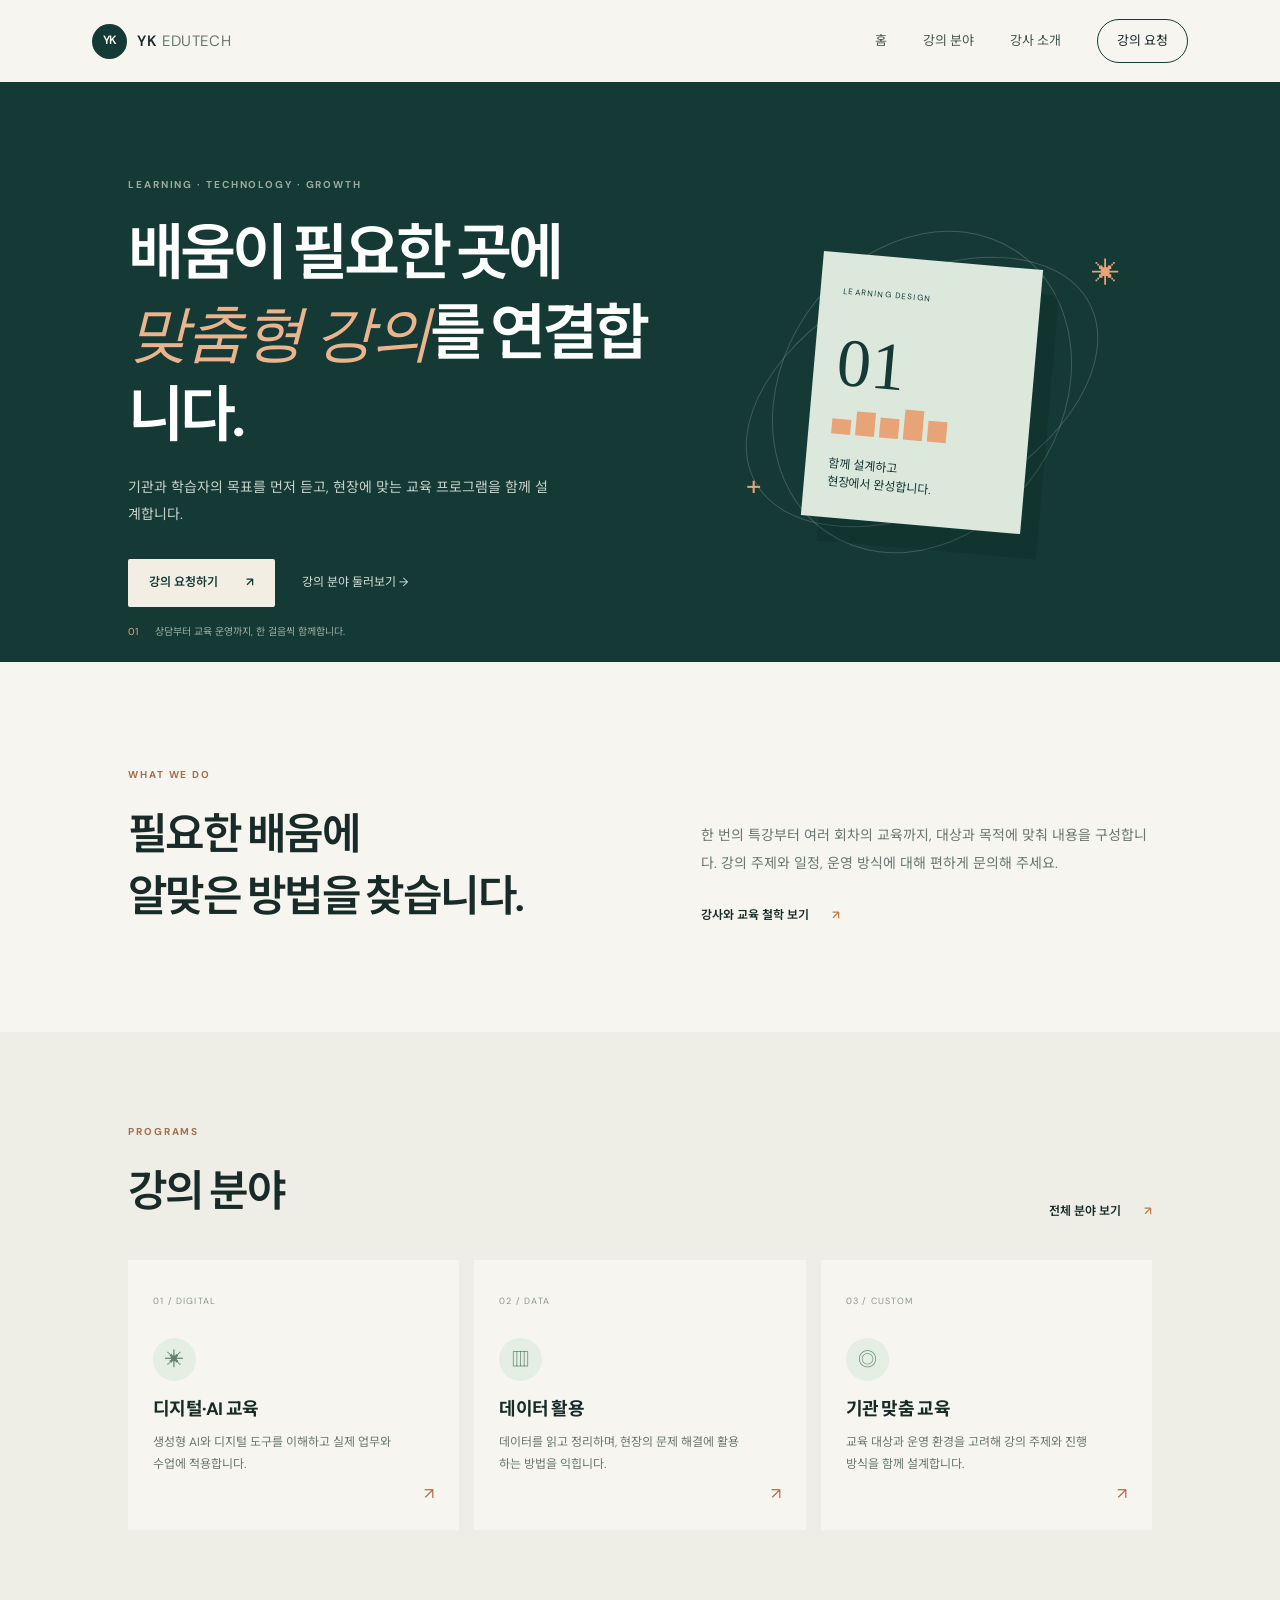
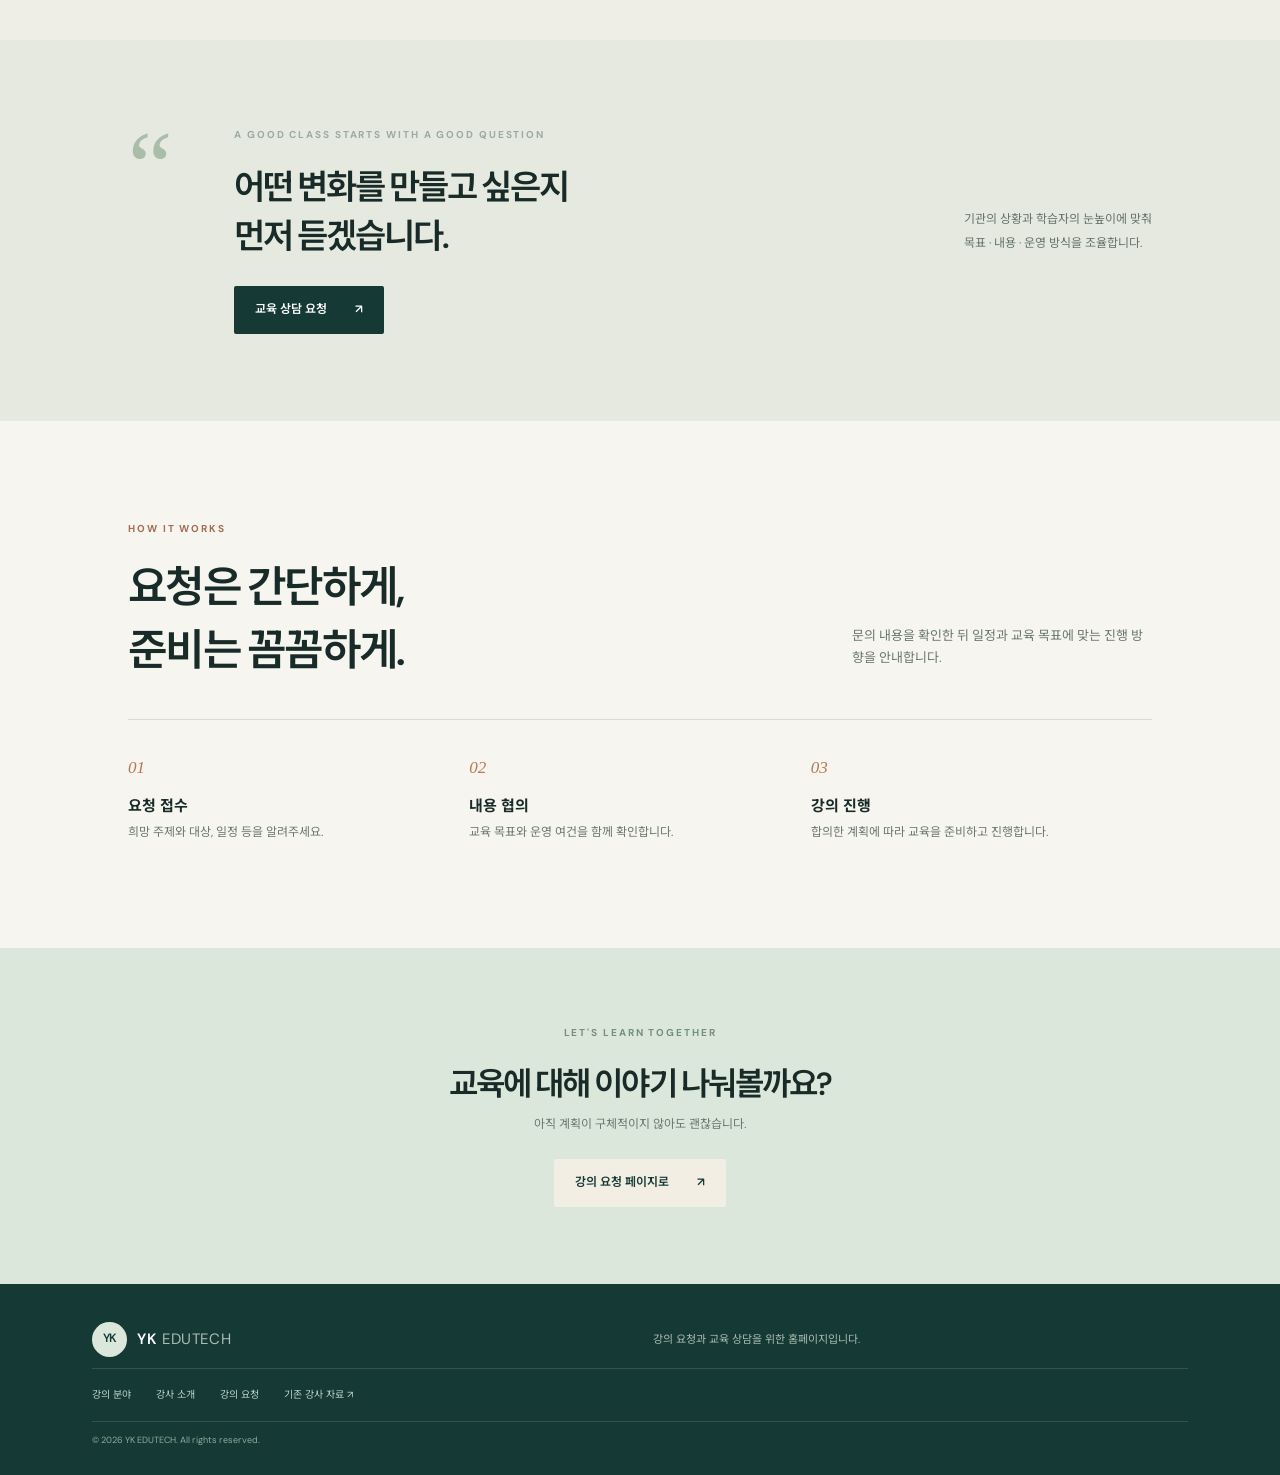
<file: index.html>
<!doctype html>
<html lang="ko">
<head>
  <meta charset="utf-8">
  <meta name="viewport" content="width=device-width, initial-scale=1">
  <meta name="description" content="YK 에듀테크 강의 및 교육 프로그램 안내와 강의 요청 접수">
  <meta name="theme-color" content="#153a35">
  <title>YK 에듀테크 | 강의 요청</title>
  <link rel="stylesheet" href="assets/css/style.css">
  <script src="assets/js/main.js" defer></script>
</head>
<body>
  <a class="skip-link" href="#main">본문으로 건너뛰기</a>
  <header class="site-header">
    <a class="brand" href="index.html" aria-label="YK 에듀테크 홈"><span class="brand-mark">YK</span><span>YK <b>EDUTECH</b></span></a>
    <button class="menu-toggle" aria-expanded="false" aria-controls="site-nav">메뉴</button>
    <nav id="site-nav" class="site-nav" aria-label="주 메뉴">
      <a href="index.html" aria-current="page">홈</a><a href="pages/programs.html">강의 분야</a><a href="pages/instructor.html">강사 소개</a><a class="nav-cta" href="pages/request.html">강의 요청</a>
    </nav>
  </header>
  <main id="main">
    <section class="hero">
      <div class="hero-copy"><p class="eyebrow">LEARNING · TECHNOLOGY · GROWTH</p><h1>배움이 필요한 곳에<br><em>맞춤형 강의</em>를 연결합니다.</h1><p class="hero-lead">기관과 학습자의 목표를 먼저 듣고, 현장에 맞는 교육 프로그램을 함께 설계합니다.</p><div class="hero-actions"><a class="button button-light" href="pages/request.html">강의 요청하기 <span aria-hidden="true">↗</span></a><a class="text-link" href="pages/programs.html">강의 분야 둘러보기 <span aria-hidden="true">→</span></a></div></div>
      <div class="hero-art" aria-hidden="true"><div class="orbit orbit-one"></div><div class="orbit orbit-two"></div><div class="hero-card"><span class="card-kicker">LEARNING DESIGN</span><span class="hero-number">01</span><div class="mini-bars"><i></i><i></i><i></i><i></i><i></i></div><span class="card-caption">함께 설계하고<br>현장에서 완성합니다.</span></div><span class="spark spark-a">✳</span><span class="spark spark-b">+</span></div>
      <div class="hero-note"><span>01</span> 상담부터 교육 운영까지, 한 걸음씩 함께합니다.</div>
    </section>
    <section class="section intro-section"><div class="section-heading"><p class="eyebrow">WHAT WE DO</p><h2>필요한 배움에<br>알맞은 방법을 찾습니다.</h2></div><div class="intro-text"><p>한 번의 특강부터 여러 회차의 교육까지, 대상과 목적에 맞춰 내용을 구성합니다. 강의 주제와 일정, 운영 방식에 대해 편하게 문의해 주세요.</p><a class="arrow-link" href="pages/instructor.html">강사와 교육 철학 보기 <span>↗</span></a></div></section>
    <section class="section programs-section"><div class="section-top"><div><p class="eyebrow">PROGRAMS</p><h2>강의 분야</h2></div><a class="arrow-link" href="pages/programs.html">전체 분야 보기 <span>↗</span></a></div><div class="program-grid">
      <a class="program-card" href="pages/programs.html#digital"><span class="program-index">01 / DIGITAL</span><span class="program-icon">✳</span><h3>디지털·AI 교육</h3><p>생성형 AI와 디지털 도구를 이해하고 실제 업무와 수업에 적용합니다.</p><span class="card-arrow">↗</span></a>
      <a class="program-card" href="pages/programs.html#data"><span class="program-index">02 / DATA</span><span class="program-icon">▥</span><h3>데이터 활용</h3><p>데이터를 읽고 정리하며, 현장의 문제 해결에 활용하는 방법을 익힙니다.</p><span class="card-arrow">↗</span></a>
      <a class="program-card" href="pages/programs.html#custom"><span class="program-index">03 / CUSTOM</span><span class="program-icon">◎</span><h3>기관 맞춤 교육</h3><p>교육 대상과 운영 환경을 고려해 강의 주제와 진행 방식을 함께 설계합니다.</p><span class="card-arrow">↗</span></a>
    </div></section>
    <section class="quote-section"><span class="quote-mark">“</span><div><p class="eyebrow">A GOOD CLASS STARTS WITH A GOOD QUESTION</p><h2>어떤 변화를 만들고 싶은지<br>먼저 듣겠습니다.</h2><a class="button button-dark" href="pages/request.html">교육 상담 요청 <span>↗</span></a></div><div class="quote-side">기관의 상황과 학습자의 눈높이에 맞춰<br>목표 · 내용 · 운영 방식을 조율합니다.</div></section>
    <section class="section process-section"><div class="section-top"><div><p class="eyebrow">HOW IT WORKS</p><h2>요청은 간단하게,<br>준비는 꼼꼼하게.</h2></div><p class="process-lead">문의 내용을 확인한 뒤 일정과 교육 목표에 맞는 진행 방향을 안내합니다.</p></div><ol class="steps"><li><span>01</span><h3>요청 접수</h3><p>희망 주제와 대상, 일정 등을 알려주세요.</p></li><li><span>02</span><h3>내용 협의</h3><p>교육 목표와 운영 여건을 함께 확인합니다.</p></li><li><span>03</span><h3>강의 진행</h3><p>합의한 계획에 따라 교육을 준비하고 진행합니다.</p></li></ol></section>
    <section class="closing"><p class="eyebrow">LET'S LEARN TOGETHER</p><h2>교육에 대해 이야기 나눠볼까요?</h2><p>아직 계획이 구체적이지 않아도 괜찮습니다.</p><a class="button button-light" href="pages/request.html">강의 요청 페이지로 <span>↗</span></a></section>
  </main>
  <footer class="site-footer"><a class="brand brand-footer" href="index.html"><span class="brand-mark">YK</span><span>YK <b>EDUTECH</b></span></a><p>강의 요청과 교육 상담을 위한 홈페이지입니다.</p><div class="footer-links"><a href="pages/programs.html">강의 분야</a><a href="pages/instructor.html">강사 소개</a><a href="pages/request.html">강의 요청</a><a href="https://sites.google.com/view/yk-edutech/" target="_blank" rel="noopener">기존 강사 자료 ↗</a></div><small>© <span data-year></span> YK EDUTECH. All rights reserved.</small></footer>
</body>
</html>
</file>
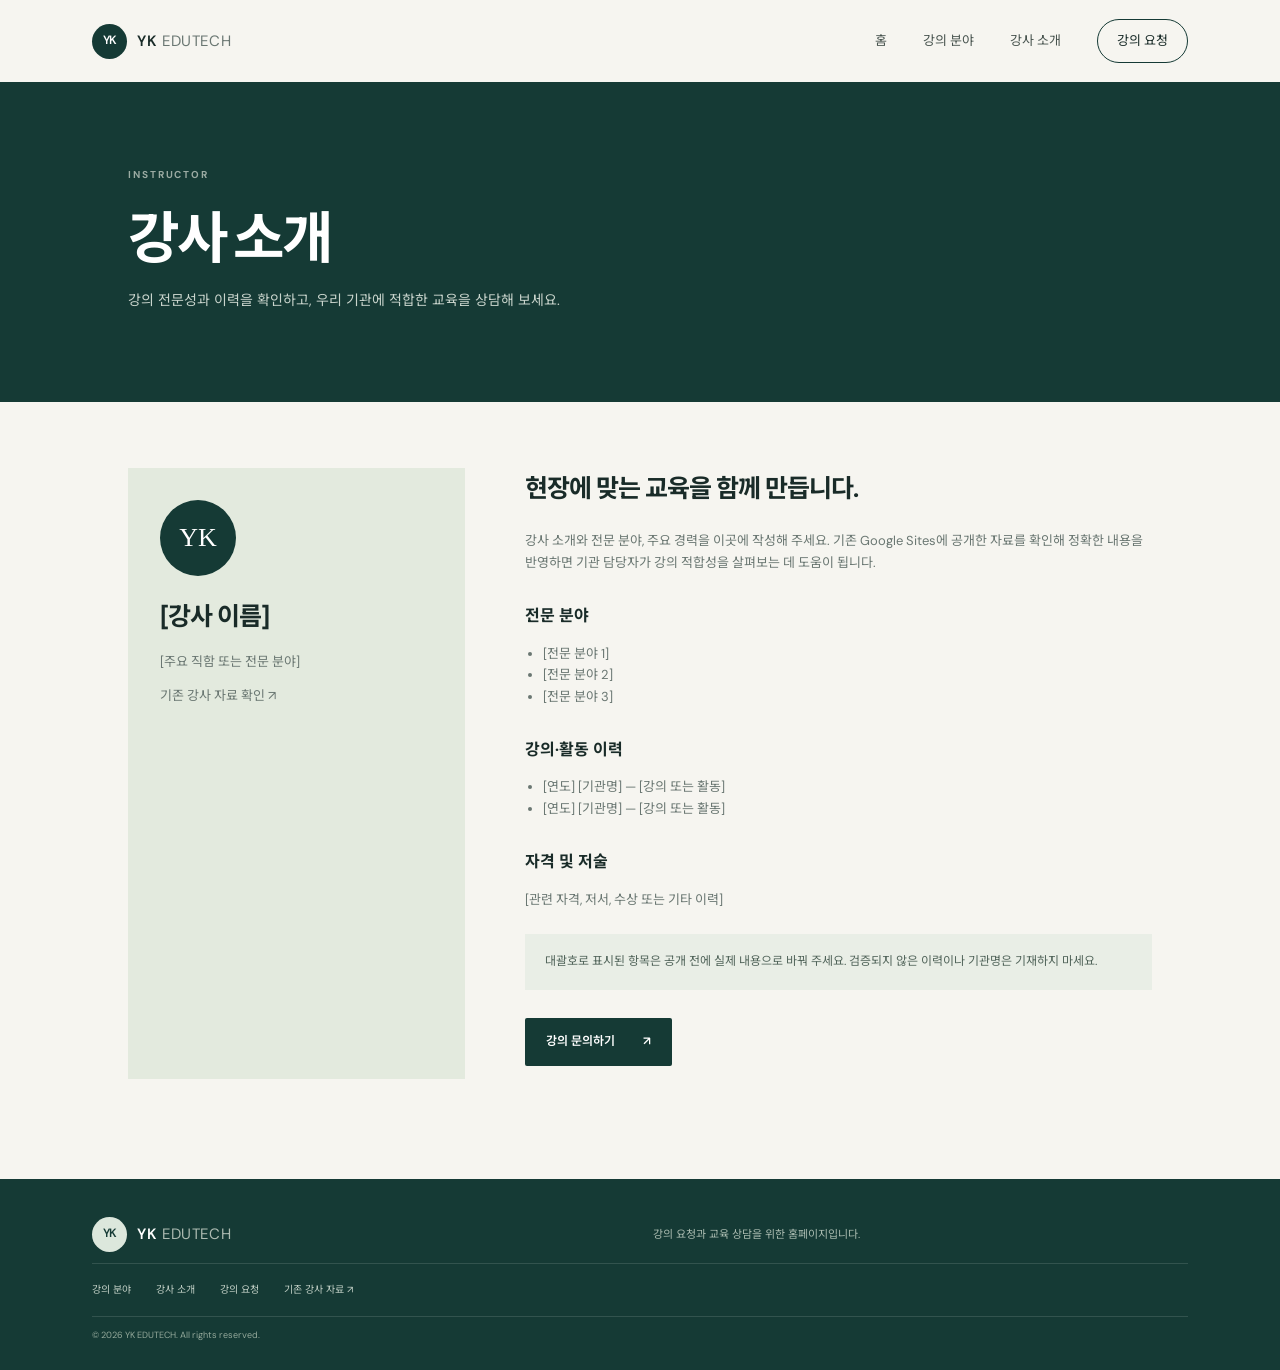
<file: pages/instructor.html>
<!doctype html>
<html lang="ko"><head><meta charset="utf-8"><meta name="viewport" content="width=device-width, initial-scale=1"><meta name="description" content="YK 에듀테크 강사 소개와 교육 이력"><title>강사 소개 | YK 에듀테크</title><link rel="stylesheet" href="../assets/css/style.css"><script src="../assets/js/main.js" defer></script></head><body>
<a class="skip-link" href="#main">본문으로 건너뛰기</a><header class="site-header"><a class="brand" href="../index.html"><span class="brand-mark">YK</span><span>YK <b>EDUTECH</b></span></a><button class="menu-toggle" aria-expanded="false" aria-controls="site-nav">메뉴</button><nav id="site-nav" class="site-nav" aria-label="주 메뉴"><a href="../index.html">홈</a><a href="programs.html">강의 분야</a><a href="instructor.html" aria-current="page">강사 소개</a><a class="nav-cta" href="request.html">강의 요청</a></nav></header>
<main id="main"><section class="page-hero"><p class="eyebrow">INSTRUCTOR</p><h1>강사 소개</h1><p>강의 전문성과 이력을 확인하고, 우리 기관에 적합한 교육을 상담해 보세요.</p></section><section class="content-section profile-layout"><aside class="profile-card"><div class="profile-avatar" aria-hidden="true">YK</div><h2>[강사 이름]</h2><p>[주요 직함 또는 전문 분야]</p><p><a href="https://sites.google.com/view/yk-edutech/" target="_blank" rel="noopener">기존 강사 자료 확인 ↗</a></p></aside><div class="profile-copy"><h2>현장에 맞는 교육을 함께 만듭니다.</h2><p>강사 소개와 전문 분야, 주요 경력을 이곳에 작성해 주세요. 기존 Google Sites에 공개한 자료를 확인해 정확한 내용을 반영하면 기관 담당자가 강의 적합성을 살펴보는 데 도움이 됩니다.</p><h3>전문 분야</h3><ul><li>[전문 분야 1]</li><li>[전문 분야 2]</li><li>[전문 분야 3]</li></ul><h3>강의·활동 이력</h3><ul><li>[연도] [기관명] — [강의 또는 활동]</li><li>[연도] [기관명] — [강의 또는 활동]</li></ul><h3>자격 및 저술</h3><p>[관련 자격, 저서, 수상 또는 기타 이력]</p><div class="notice">대괄호로 표시된 항목은 공개 전에 실제 내용으로 바꿔 주세요. 검증되지 않은 이력이나 기관명은 기재하지 마세요.</div><p style="margin-top:28px"><a class="button button-dark" href="request.html">강의 문의하기 <span>↗</span></a></p></div></section></main>
<footer class="site-footer"><a class="brand brand-footer" href="../index.html"><span class="brand-mark">YK</span><span>YK <b>EDUTECH</b></span></a><p>강의 요청과 교육 상담을 위한 홈페이지입니다.</p><div class="footer-links"><a href="programs.html">강의 분야</a><a href="instructor.html">강사 소개</a><a href="request.html">강의 요청</a><a href="https://sites.google.com/view/yk-edutech/" target="_blank" rel="noopener">기존 강사 자료 ↗</a></div><small>© <span data-year></span> YK EDUTECH. All rights reserved.</small></footer></body></html>
</file>
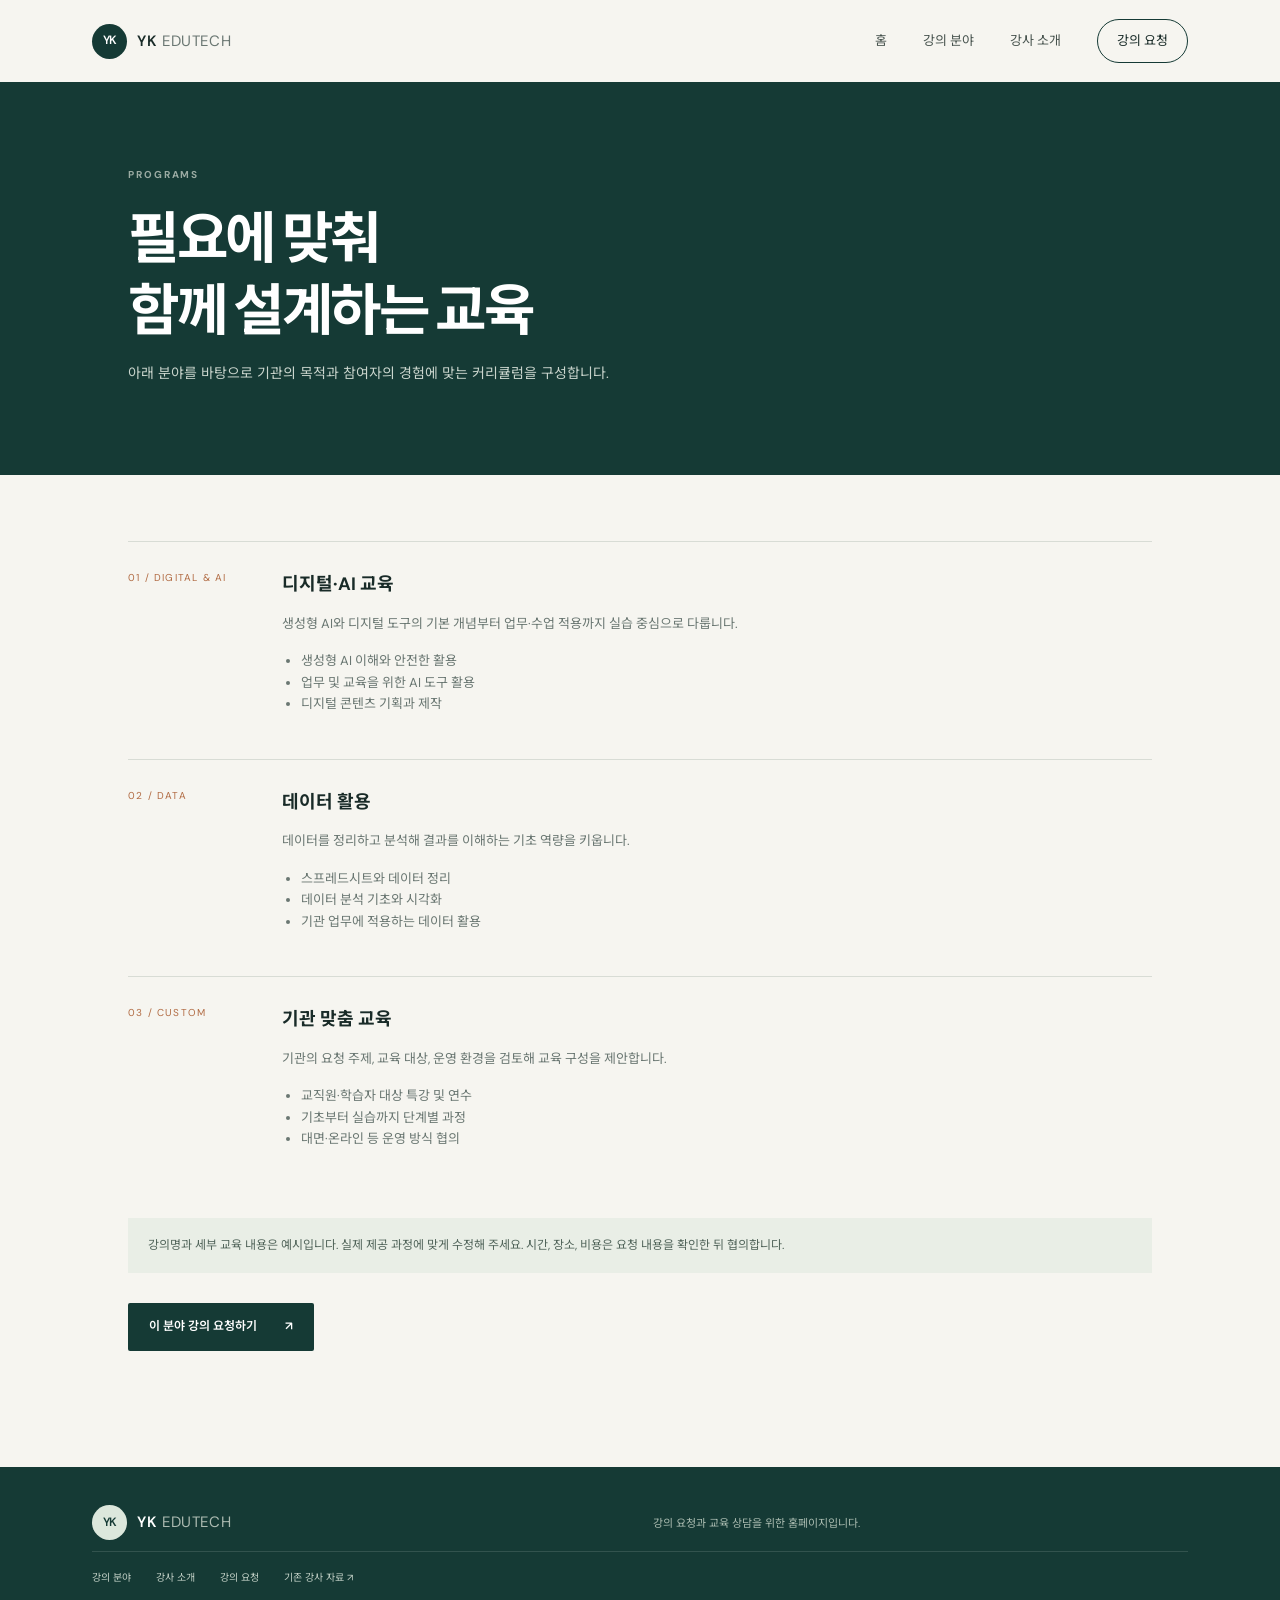
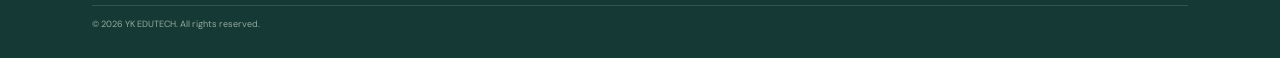
<file: pages/programs.html>
<!doctype html>
<html lang="ko"><head><meta charset="utf-8"><meta name="viewport" content="width=device-width, initial-scale=1"><meta name="description" content="YK 에듀테크 강의 분야와 맞춤 교육 안내"><title>강의 분야 | YK 에듀테크</title><link rel="stylesheet" href="../assets/css/style.css"><script src="../assets/js/main.js" defer></script></head><body>
<a class="skip-link" href="#main">본문으로 건너뛰기</a><header class="site-header"><a class="brand" href="../index.html"><span class="brand-mark">YK</span><span>YK <b>EDUTECH</b></span></a><button class="menu-toggle" aria-expanded="false" aria-controls="site-nav">메뉴</button><nav id="site-nav" class="site-nav" aria-label="주 메뉴"><a href="../index.html">홈</a><a href="programs.html" aria-current="page">강의 분야</a><a href="instructor.html">강사 소개</a><a class="nav-cta" href="request.html">강의 요청</a></nav></header>
<main id="main"><section class="page-hero"><p class="eyebrow">PROGRAMS</p><h1>필요에 맞춰<br>함께 설계하는 교육</h1><p>아래 분야를 바탕으로 기관의 목적과 참여자의 경험에 맞는 커리큘럼을 구성합니다.</p></section><section class="content-section"><article class="course-row" id="digital"><div class="course-label">01 / DIGITAL & AI</div><div><h3>디지털·AI 교육</h3><p>생성형 AI와 디지털 도구의 기본 개념부터 업무·수업 적용까지 실습 중심으로 다룹니다.</p><ul><li>생성형 AI 이해와 안전한 활용</li><li>업무 및 교육을 위한 AI 도구 활용</li><li>디지털 콘텐츠 기획과 제작</li></ul></div></article><article class="course-row" id="data"><div class="course-label">02 / DATA</div><div><h3>데이터 활용</h3><p>데이터를 정리하고 분석해 결과를 이해하는 기초 역량을 키웁니다.</p><ul><li>스프레드시트와 데이터 정리</li><li>데이터 분석 기초와 시각화</li><li>기관 업무에 적용하는 데이터 활용</li></ul></div></article><article class="course-row" id="custom"><div class="course-label">03 / CUSTOM</div><div><h3>기관 맞춤 교육</h3><p>기관의 요청 주제, 교육 대상, 운영 환경을 검토해 교육 구성을 제안합니다.</p><ul><li>교직원·학습자 대상 특강 및 연수</li><li>기초부터 실습까지 단계별 과정</li><li>대면·온라인 등 운영 방식 협의</li></ul></div></article><div class="notice">강의명과 세부 교육 내용은 예시입니다. 실제 제공 과정에 맞게 수정해 주세요. 시간, 장소, 비용은 요청 내용을 확인한 뒤 협의합니다.</div><p style="margin-top:30px"><a class="button button-dark" href="request.html">이 분야 강의 요청하기 <span>↗</span></a></p></section></main>
<footer class="site-footer"><a class="brand brand-footer" href="../index.html"><span class="brand-mark">YK</span><span>YK <b>EDUTECH</b></span></a><p>강의 요청과 교육 상담을 위한 홈페이지입니다.</p><div class="footer-links"><a href="programs.html">강의 분야</a><a href="instructor.html">강사 소개</a><a href="request.html">강의 요청</a><a href="https://sites.google.com/view/yk-edutech/" target="_blank" rel="noopener">기존 강사 자료 ↗</a></div><small>© <span data-year></span> YK EDUTECH. All rights reserved.</small></footer></body></html>
</file>
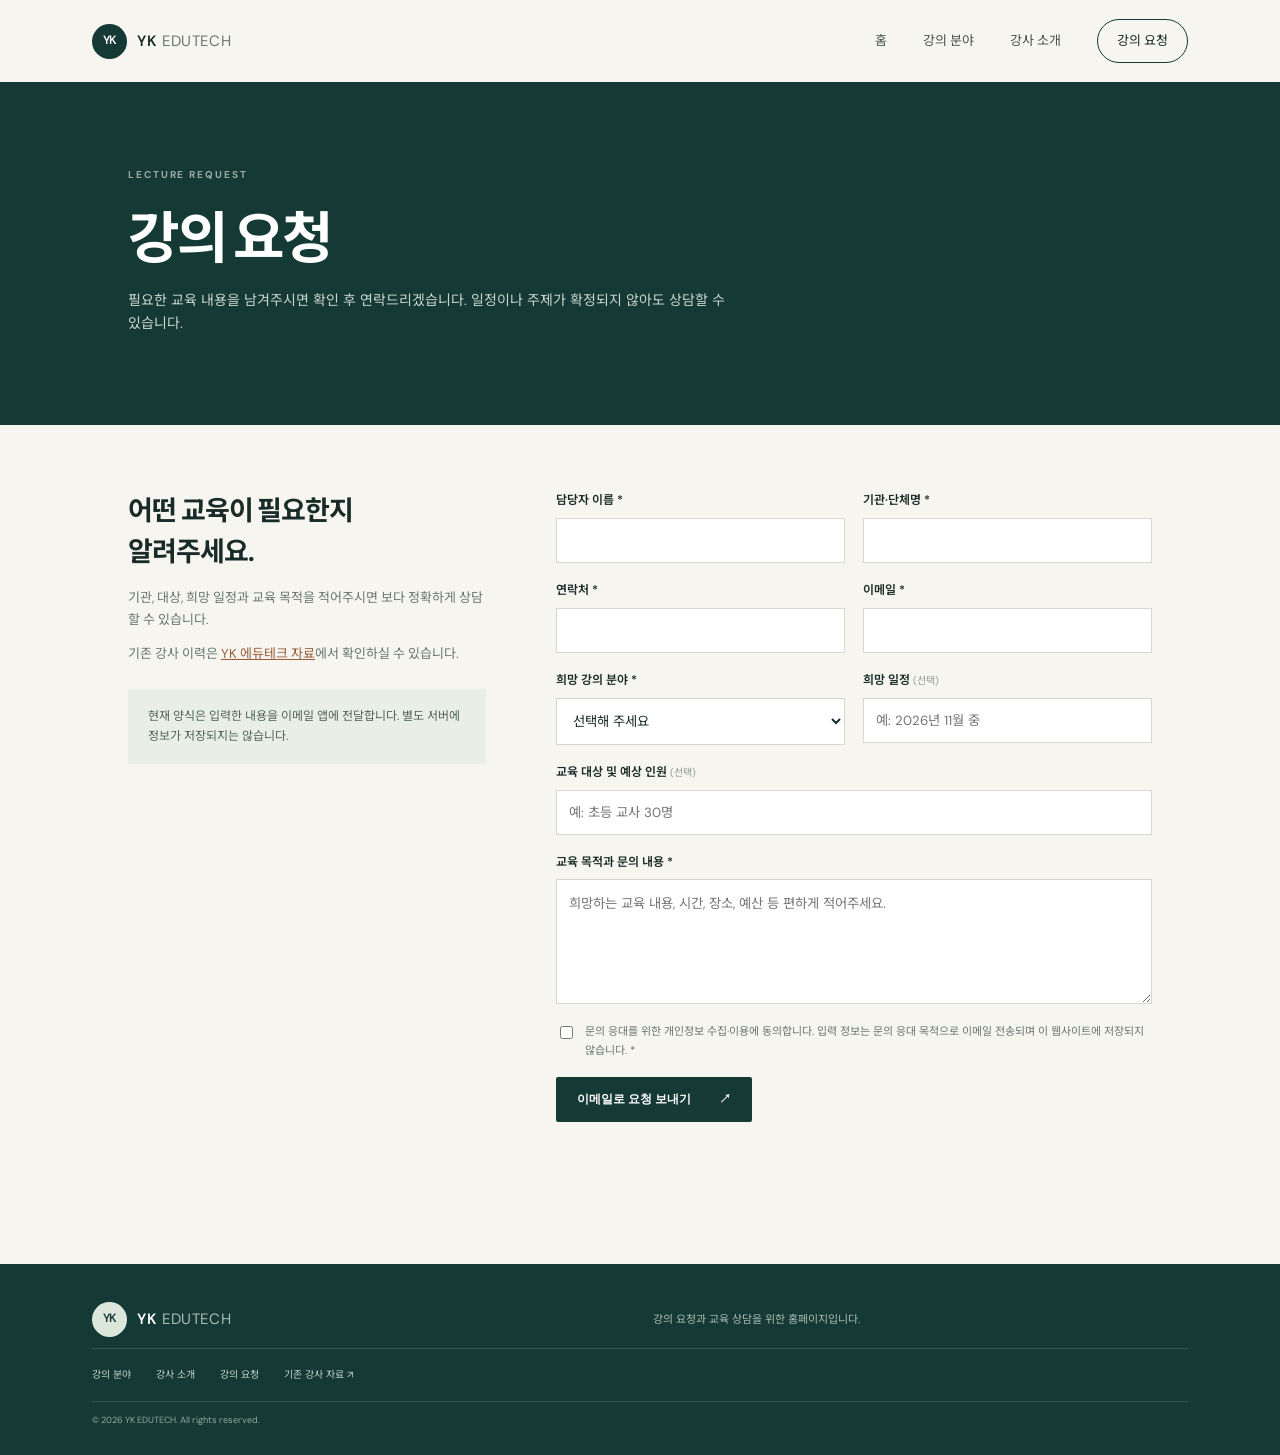
<file: pages/request.html>
<!doctype html>
<html lang="ko"><head><meta charset="utf-8"><meta name="viewport" content="width=device-width, initial-scale=1"><meta name="description" content="YK 에듀테크 강의 및 교육 상담 요청"><title>강의 요청 | YK 에듀테크</title><link rel="stylesheet" href="../assets/css/style.css"><script src="../assets/js/main.js" defer></script></head><body>
<a class="skip-link" href="#main">본문으로 건너뛰기</a><header class="site-header"><a class="brand" href="../index.html"><span class="brand-mark">YK</span><span>YK <b>EDUTECH</b></span></a><button class="menu-toggle" aria-expanded="false" aria-controls="site-nav">메뉴</button><nav id="site-nav" class="site-nav" aria-label="주 메뉴"><a href="../index.html">홈</a><a href="programs.html">강의 분야</a><a href="instructor.html">강사 소개</a><a class="nav-cta" href="request.html" aria-current="page">강의 요청</a></nav></header>
<main id="main"><section class="page-hero"><p class="eyebrow">LECTURE REQUEST</p><h1>강의 요청</h1><p>필요한 교육 내용을 남겨주시면 확인 후 연락드리겠습니다. 일정이나 주제가 확정되지 않아도 상담할 수 있습니다.</p></section><section class="content-section request-layout"><aside class="request-aside"><h2>어떤 교육이 필요한지<br>알려주세요.</h2><p>기관, 대상, 희망 일정과 교육 목적을 적어주시면 보다 정확하게 상담할 수 있습니다.</p><p>기존 강사 이력은 <a href="https://sites.google.com/view/yk-edutech/" target="_blank" rel="noopener">YK 에듀테크 자료</a>에서 확인하실 수 있습니다.</p><div class="notice">현재 양식은 입력한 내용을 이메일 앱에 전달합니다. 별도 서버에 정보가 저장되지는 않습니다.</div></aside><form id="request-form" class="request-form"><div class="field"><label for="name">담당자 이름 *</label><input id="name" name="name" autocomplete="name" required></div><div class="field"><label for="organization">기관·단체명 *</label><input id="organization" name="organization" autocomplete="organization" required></div><div class="field"><label for="phone">연락처 *</label><input id="phone" name="phone" type="tel" autocomplete="tel" required></div><div class="field"><label for="email">이메일 *</label><input id="email" name="email" type="email" autocomplete="email" required></div><div class="field"><label for="topic">희망 강의 분야 *</label><select id="topic" name="topic" required><option value="">선택해 주세요</option><option>디지털·AI 교육</option><option>데이터 활용</option><option>기관 맞춤 교육</option><option>기타 (문의 내용에 작성)</option></select></div><div class="field"><label for="date">희망 일정 <small>(선택)</small></label><input id="date" name="date" placeholder="예: 2026년 11월 중"></div><div class="field field-full"><label for="audience">교육 대상 및 예상 인원 <small>(선택)</small></label><input id="audience" name="audience" placeholder="예: 초등 교사 30명"></div><div class="field field-full"><label for="message">교육 목적과 문의 내용 *</label><textarea id="message" name="message" required placeholder="희망하는 교육 내용, 시간, 장소, 예산 등 편하게 적어주세요."></textarea></div><label class="consent"><input type="checkbox" required><span>문의 응대를 위한 개인정보 수집·이용에 동의합니다. 입력 정보는 문의 응대 목적으로 이메일 전송되며 이 웹사이트에 저장되지 않습니다. *</span></label><button class="button button-dark form-submit" type="submit">이메일로 요청 보내기 <span>↗</span></button><p id="form-message" class="form-message" role="status" aria-live="polite"></p></form></section></main>
<footer class="site-footer"><a class="brand brand-footer" href="../index.html"><span class="brand-mark">YK</span><span>YK <b>EDUTECH</b></span></a><p>강의 요청과 교육 상담을 위한 홈페이지입니다.</p><div class="footer-links"><a href="programs.html">강의 분야</a><a href="instructor.html">강사 소개</a><a href="request.html">강의 요청</a><a href="https://sites.google.com/view/yk-edutech/" target="_blank" rel="noopener">기존 강사 자료 ↗</a></div><small>© <span data-year></span> YK EDUTECH. All rights reserved.</small></footer></body></html>
</file>
<file: assets/css/style.css>
@import url('https://fonts.googleapis.com/css2?family=DM+Sans:wght@400;500;600;700&family=Noto+Sans+KR:wght@400;500;600;700;800&display=swap');
:root{--ink:#192b28;--green:#153a35;--mint:#d5e5d9;--orange:#f1a268;--paper:#f6f5f0;--line:#d8dcd5;--muted:#6a7772;--white:#fff;--serif:Georgia,'Times New Roman',serif}*{box-sizing:border-box}html{scroll-behavior:smooth}body{margin:0;color:var(--ink);background:var(--paper);font-family:'DM Sans','Noto Sans KR',sans-serif;line-height:1.65}a{color:inherit;text-decoration:none}.skip-link{position:absolute;top:-60px;left:1rem;padding:.7rem 1rem;background:#fff;z-index:10}.skip-link:focus{top:1rem}.site-header{height:82px;padding:0 7.2%;display:flex;align-items:center;justify-content:space-between;background:var(--paper);position:relative;z-index:5}.brand{display:flex;align-items:center;gap:10px;font-size:15px;font-weight:600;letter-spacing:.04em}.brand b{font-weight:400;color:var(--muted)}.brand-mark{display:grid;place-items:center;background:var(--green);color:#fff;width:35px;height:35px;border-radius:50%;font-size:12px;letter-spacing:-.04em}.site-nav{display:flex;align-items:center;gap:36px;font-size:13px}.site-nav>a:not(.nav-cta){color:#47534e}.site-nav a:hover,.footer-links a:hover{color:#a95b2e}.nav-cta{padding:10px 19px;border:1px solid var(--green);border-radius:30px}.menu-toggle{display:none}.hero{min-height:555px;padding:95px 10% 55px;background:var(--green);color:white;position:relative;overflow:hidden;display:grid;grid-template-columns:1.1fr .9fr;align-items:center}.hero-copy{position:relative;z-index:1}.eyebrow{font-size:10px;letter-spacing:.19em;font-weight:700;margin:0 0 19px;color:#9baba3}.hero h1{font-size:clamp(37px,5vw,61px);line-height:1.32;letter-spacing:-.065em;margin:0 0 19px;font-weight:600}.hero h1 em{font-family:var(--serif);font-weight:400;letter-spacing:-.05em;color:#eab58e}.hero-lead{font-size:14px;color:#c7d2ca;max-width:430px;line-height:1.9}.hero-actions{display:flex;align-items:center;gap:27px;margin-top:32px}.button{display:inline-flex;align-items:center;gap:28px;padding:14px 21px;border-radius:2px;font-size:12px;font-weight:600}.button-light{background:#f2eee4;color:var(--green)}.button-dark{background:var(--green);color:#fff}.text-link{font-size:12px;color:#d3ddd5}.hero-art{height:340px;position:relative;display:grid;place-items:center}.orbit{position:absolute;border:1px solid rgba(222,238,224,.2);border-radius:50%;transform:rotate(-28deg)}.orbit-one{width:380px;height:230px}.orbit-two{width:280px;height:340px;transform:rotate(34deg)}.hero-card{position:relative;width:220px;height:265px;padding:23px;background:#dce8dc;color:var(--green);transform:rotate(5deg);box-shadow:18px 24px 0 rgba(8,30,26,.2)}.card-kicker{font-size:8px;letter-spacing:.15em}.hero-number{display:block;font-family:var(--serif);font-size:68px;line-height:1.2;margin-top:20px}.mini-bars{height:30px;display:flex;align-items:end;gap:5px}.mini-bars i{width:19px;background:#e8a477;height:50%}.mini-bars i:nth-child(2){height:80%}.mini-bars i:nth-child(3){height:65%}.mini-bars i:nth-child(4){height:100%}.mini-bars i:nth-child(5){height:70%}.card-caption{display:block;font-size:12px;line-height:1.5;margin-top:21px}.spark{position:absolute;color:#e8a477;font-size:28px}.spark-a{top:29px;right:7%}.spark-b{left:12%;bottom:53px}.hero-note{position:absolute;bottom:22px;left:10%;font-size:10px;color:#9eafa5}.hero-note span{color:#e8a477;margin-right:14px}.section{padding:105px 10%}.intro-section{display:grid;grid-template-columns:1fr 1fr;gap:12%;align-items:end}.section-heading .eyebrow,.section-top .eyebrow{color:#a36e4d}.section h2,.quote-section h2,.closing h2{font-size:clamp(28px,3.7vw,43px);letter-spacing:-.06em;line-height:1.45;margin:0;font-weight:600}.intro-text p{font-size:14px;color:var(--muted);max-width:460px;line-height:2;margin:0 0 24px}.arrow-link{display:inline-flex;gap:23px;align-items:center;font-size:12px;font-weight:600}.arrow-link span{color:#c67d4d}.programs-section{background:#eeeee7;padding-top:92px;padding-bottom:110px}.section-top{display:flex;justify-content:space-between;align-items:end;margin-bottom:38px}.program-grid{display:grid;grid-template-columns:repeat(3,1fr);gap:15px}.program-card{position:relative;min-height:270px;padding:26px 25px;background:var(--paper);transition:transform .2s,box-shadow .2s}.program-card:hover{transform:translateY(-5px);box-shadow:0 12px 28px #233b3012}.program-index{font-size:9px;letter-spacing:.13em;color:#8a9690}.program-icon{display:grid;place-items:center;width:43px;height:43px;border-radius:50%;background:#e4eee3;color:#63836d;font-size:19px;margin-top:26px}.program-card h3{font-size:18px;margin:14px 0 7px;letter-spacing:-.04em}.program-card p{font-size:12px;line-height:1.8;color:var(--muted);max-width:250px;margin:0}.card-arrow{position:absolute;right:25px;bottom:23px;color:#ad6b44}.quote-section{display:grid;grid-template-columns:.23fr 1.4fr 1fr;gap:20px;align-items:center;padding:87px 10%;background:#e5e9df}.quote-mark{align-self:start;font:100px/.8 var(--serif);color:#a9bda9}.quote-section h2{font-size:34px}.quote-section .button{margin-top:25px}.quote-side{justify-self:end;color:#65746b;font-size:12px;line-height:2}.process-section{padding-top:100px;padding-bottom:105px}.process-lead{font-size:13px;color:var(--muted);max-width:300px}.steps{padding:35px 0 0;margin:0;list-style:none;display:grid;grid-template-columns:repeat(3,1fr);border-top:1px solid var(--line)}.steps li{padding:0 25px 0 0}.steps li>span{font:italic 17px var(--serif);color:#bb7650}.steps h3{font-size:15px;margin:12px 0 5px}.steps p{font-size:12px;color:var(--muted);margin:0}.closing{text-align:center;background:#dce7dc;padding:77px 20px}.closing .eyebrow{color:#778f7a}.closing h2{font-size:32px}.closing>p:not(.eyebrow){font-size:12px;color:#697970;margin:8px 0 24px}.site-footer{padding:38px 7.2% 27px;background:var(--green);color:#d8e1da;display:grid;grid-template-columns:1fr 1fr;gap:11px 25px;align-items:center}.brand-footer{color:#fff}.brand-footer .brand-mark{color:var(--green);background:#dce7dc}.brand-footer b{color:#adbbb2}.site-footer>p{font-size:11px;color:#aabbb0;margin:0}.footer-links{grid-column:1/-1;display:flex;gap:25px;padding:18px 0;border-top:1px solid #ffffff20;border-bottom:1px solid #ffffff20;font-size:10px;color:#c2d0c6}.site-footer small{font-size:9px;color:#94a99b}.page-hero{padding:85px 10% 76px;background:var(--green);color:white}.page-hero h1{font-size:clamp(38px,5vw,56px);line-height:1.3;letter-spacing:-.06em;margin:0 0 14px}.page-hero>p:last-child{color:#cad5cd;font-size:14px;max-width:610px}.content-section{padding:66px 10% 100px}.content-section h2{font-size:25px;letter-spacing:-.04em}.course-row{padding:28px 0;border-top:1px solid var(--line);display:grid;grid-template-columns:130px 1fr;gap:24px}.course-label{font-size:10px;letter-spacing:.12em;color:#b16b43}.course-row h3{margin:0 0 8px;font-size:18px}.course-row p,.course-row li{font-size:13px;color:var(--muted)}.course-row ul{padding-left:19px}.notice{padding:18px 20px;background:#e9eee6;font-size:12px;color:#51645a;margin-top:24px}.profile-layout{display:grid;grid-template-columns:.7fr 1.3fr;gap:60px}.profile-card{background:#e3eade;padding:32px;min-height:250px}.profile-avatar{width:76px;height:76px;display:grid;place-items:center;background:var(--green);border-radius:50%;font:26px var(--serif);color:#fff}.profile-card h2{margin:20px 0 3px}.profile-card p,.profile-copy p{font-size:13px;color:var(--muted)}.profile-copy h2{margin-top:0}.profile-copy h3{font-size:16px;margin:30px 0 8px}.profile-copy ul{font-size:13px;color:var(--muted);padding-left:18px}.request-layout{display:grid;grid-template-columns:.75fr 1.25fr;gap:70px}.request-aside h2{font-size:27px;line-height:1.5;margin:0 0 15px}.request-aside p{font-size:13px;color:var(--muted)}.request-aside a{color:#9b5d38;text-decoration:underline}.request-form{display:grid;grid-template-columns:1fr 1fr;gap:18px}.field{display:flex;flex-direction:column;gap:7px}.field-full{grid-column:1/-1}.field label{font-size:12px;font-weight:600}.field label small{color:#929b95;font-weight:400}.field input,.field select,.field textarea{font:13px inherit;font-family:inherit;padding:13px 12px;border:1px solid #d3d9d1;background:#fff;color:var(--ink);border-radius:0;width:100%}.field textarea{resize:vertical;min-height:125px}.field input:focus,.field select:focus,.field textarea:focus{outline:2px solid #85a58d;outline-offset:1px}.consent{grid-column:1/-1;display:flex;gap:9px;align-items:flex-start;font-size:11px;color:var(--muted)}.consent input{margin-top:4px}.form-submit{grid-column:1/-1;justify-self:start;border:0;cursor:pointer}.form-message{grid-column:1/-1;font-size:12px;color:var(--green)}@media(max-width:760px){.site-header{height:70px;padding:0 6%}.menu-toggle{display:block;border:1px solid var(--line);background:none;padding:8px 12px;color:var(--ink);font:inherit;font-size:12px}.site-nav{display:none;position:absolute;top:69px;left:0;right:0;background:var(--paper);padding:18px 6% 24px;box-shadow:0 10px 18px #15282114;align-items:stretch;gap:0;flex-direction:column}.site-nav.is-open{display:flex}.site-nav a{padding:11px 0}.site-nav .nav-cta{padding:10px 15px;margin-top:8px;text-align:center}.hero{padding:71px 7% 68px;grid-template-columns:1fr;min-height:0}.hero h1{font-size:43px}.hero-art{height:290px}.hero-note{left:7%;font-size:9px}.section{padding:72px 7%}.intro-section{grid-template-columns:1fr;gap:25px}.section-top{align-items:start;gap:20px;flex-direction:column}.program-grid{grid-template-columns:1fr}.program-card{min-height:230px}.quote-section{grid-template-columns:40px 1fr;padding:65px 7%;gap:12px}.quote-section h2{font-size:28px}.quote-side{grid-column:2;justify-self:start}.steps{grid-template-columns:1fr;gap:24px}.steps li{display:grid;grid-template-columns:38px 1fr;gap:0 10px}.steps li>span{grid-row:span 2}.steps h3{margin:0 0 4px}.closing h2{font-size:27px}.site-footer{grid-template-columns:1fr;padding:32px 7% 22px}.footer-links{grid-column:1;flex-wrap:wrap;gap:14px}.page-hero{padding:65px 7% 55px}.content-section{padding:50px 7% 75px}.course-row{grid-template-columns:1fr;gap:5px}.profile-layout,.request-layout{grid-template-columns:1fr;gap:30px}.request-form{grid-template-columns:1fr}.field-full,.consent,.form-submit,.form-message{grid-column:1}.request-layout{padding-top:45px}}
</file>
